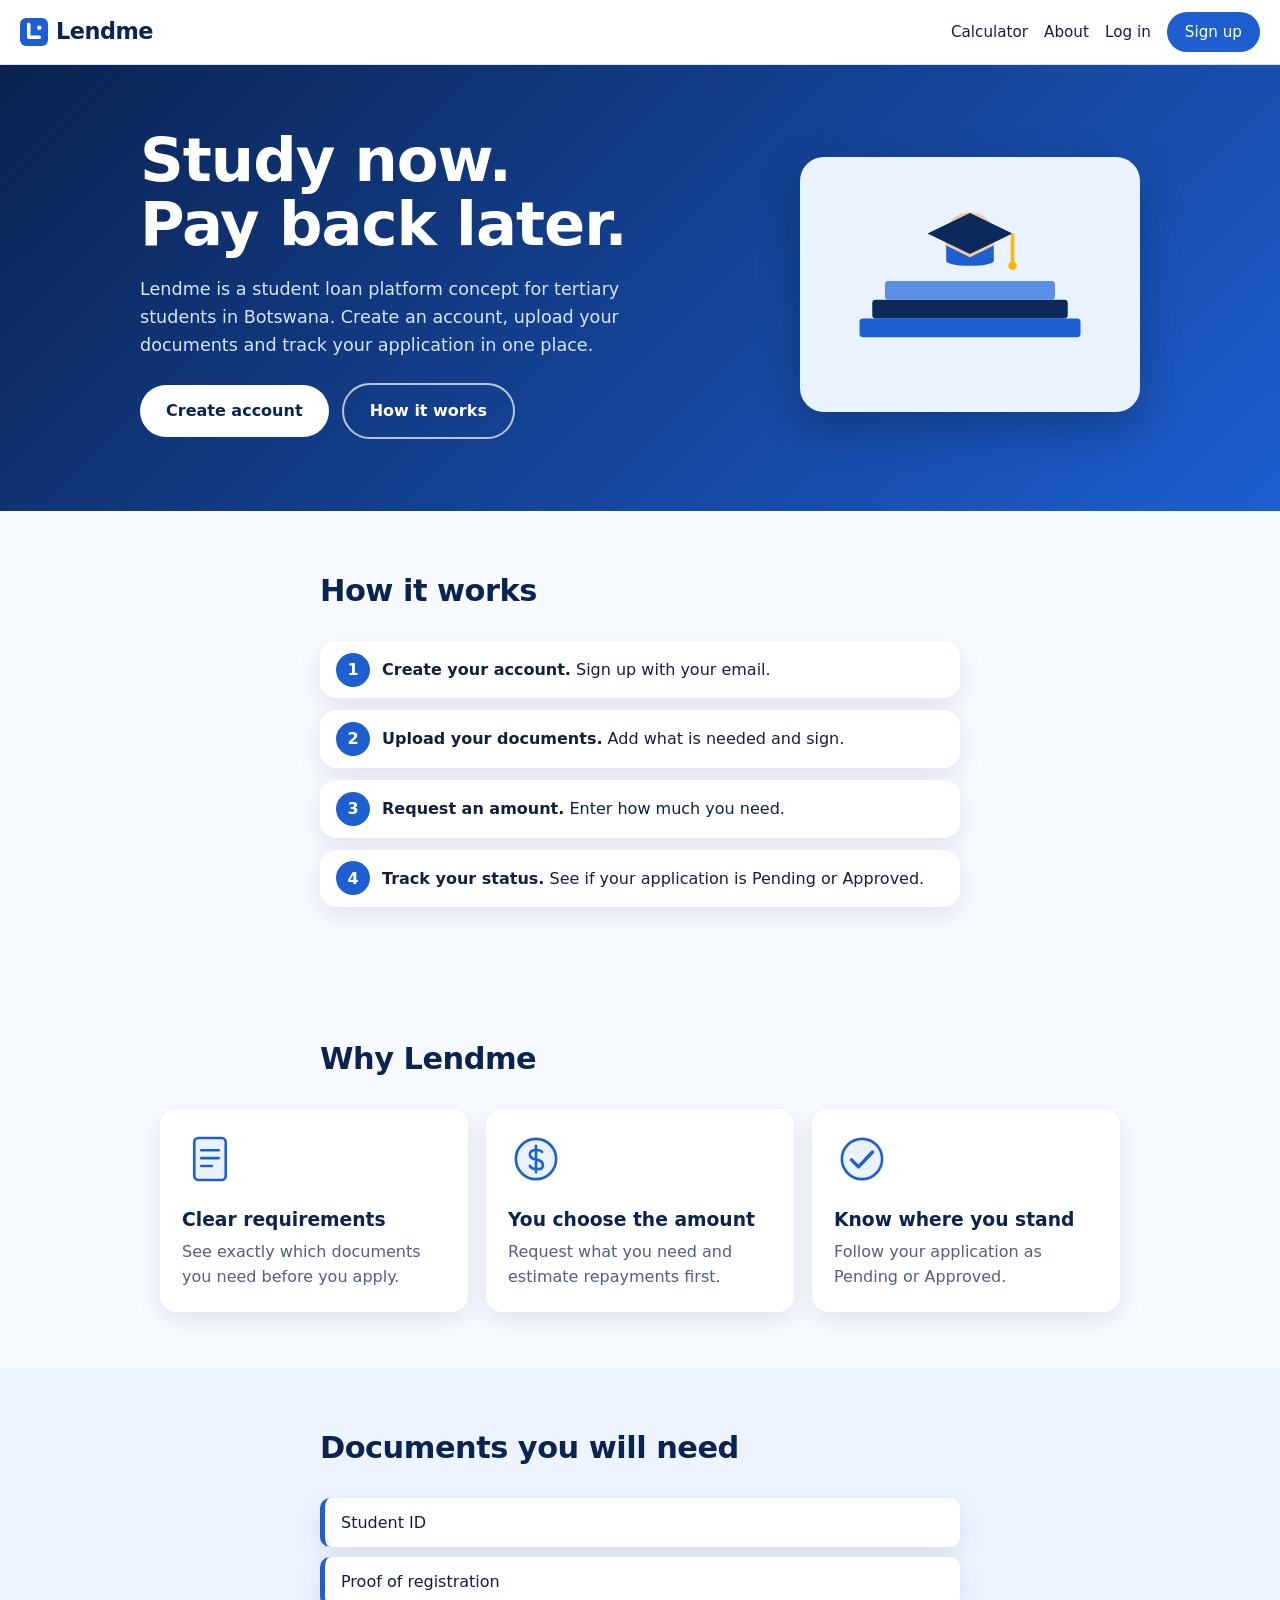
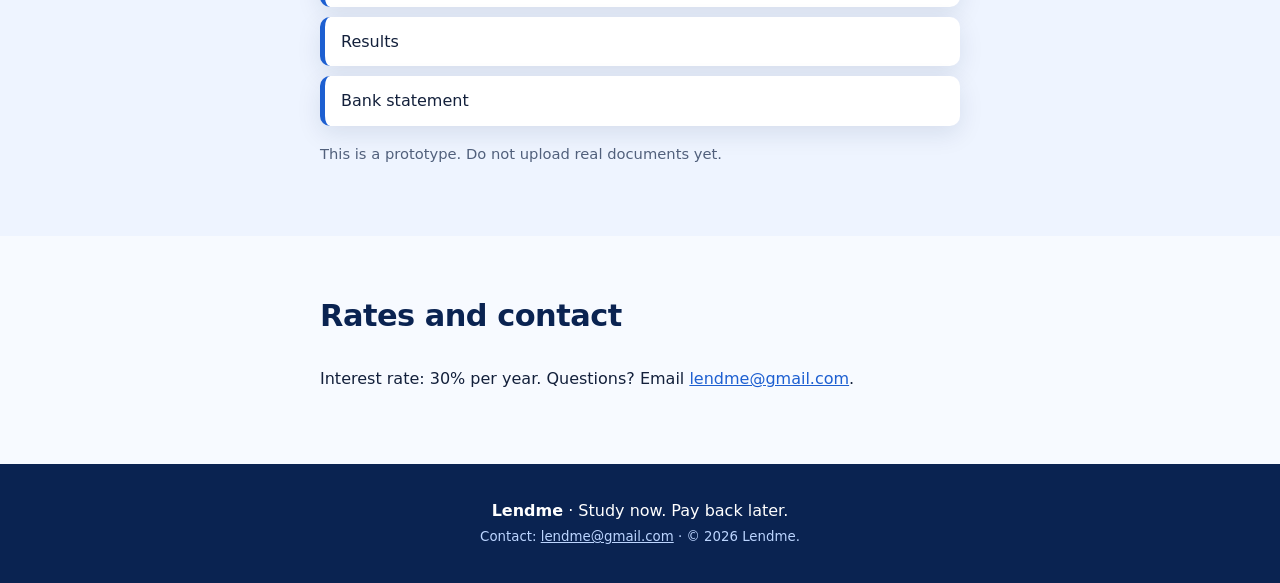
<file: index.html>
<!DOCTYPE html>
<html lang="en">
<head>
<meta charset="UTF-8">
<meta name="viewport" content="width=device-width, initial-scale=1.0">
<title>Lendme | Student loans for Botswana</title>
<link rel="stylesheet" href="style.css">
</head>
<body>

<header class="top">
  <a class="logo" href="index.html"><img src="logo.svg" alt="" width="28" height="28"> Lendme</a>
  <nav id="nav"></nav>
</header>

<main>
  <section class="hero" id="home"><div class="hero-grid"><div class="hero-text">
    <h1>Study now.<br>Pay back later.</h1>
    <p>Lendme is a student loan platform concept for tertiary students in Botswana. Create an account, upload your documents and track your application in one place.</p>
    <a class="btn" href="register.html">Create account</a>
    <a class="btn ghost" href="#how">How it works</a>
  </div><img class="hero-img" src="hero.svg" alt="Student with graduation cap and books"></div></section>

  <section class="block" id="how">
    <h2>How it works</h2>
    <ol class="steps">
      <li><strong>Create your account.</strong> Sign up with your email.</li>
      <li><strong>Upload your documents.</strong> Add what is needed and sign.</li>
      <li><strong>Request an amount.</strong> Enter how much you need.</li>
      <li><strong>Track your status.</strong> See if your application is Pending or Approved.</li>
    </ol>
  </section>

  <section class="block" id="why">
    <h2>Why Lendme</h2>
    <div class="feats">
      <div><img src="icon-docs.svg" alt="" width="56" height="56"><h3>Clear requirements</h3><p>See exactly which documents you need before you apply.</p></div>
      <div><img src="icon-money.svg" alt="" width="56" height="56"><h3>You choose the amount</h3><p>Request what you need and estimate repayments first.</p></div>
      <div><img src="icon-status.svg" alt="" width="56" height="56"><h3>Know where you stand</h3><p>Follow your application as Pending or Approved.</p></div>
    </div>
  </section>

  <section class="block alt" id="documents">
    <h2>Documents you will need</h2>
    <ul class="docs">
      <li>Student ID</li>
      <li>Proof of registration</li>
      <li>Results</li>
      <li>Bank statement</li>
    </ul>
    <p class="note">This is a prototype. Do not upload real documents yet.</p>
  </section>

  <section class="block" id="contact">
    <h2>Rates and contact</h2>
    <p>Interest rate: 30% per year. Questions? Email <a href="mailto:lendme@gmail.com">lendme@gmail.com</a>.</p>
  </section>
</main>

<footer>
  <strong>Lendme</strong> &middot; Study now. Pay back later.<br>
  <small>Contact: <a href="mailto:lendme@gmail.com">lendme@gmail.com</a> &middot; &copy; 2026 Lendme.</small>
</footer>

<script src="config.js"></script>
<script src="script.js"></script>
</body>
</html>
</file>
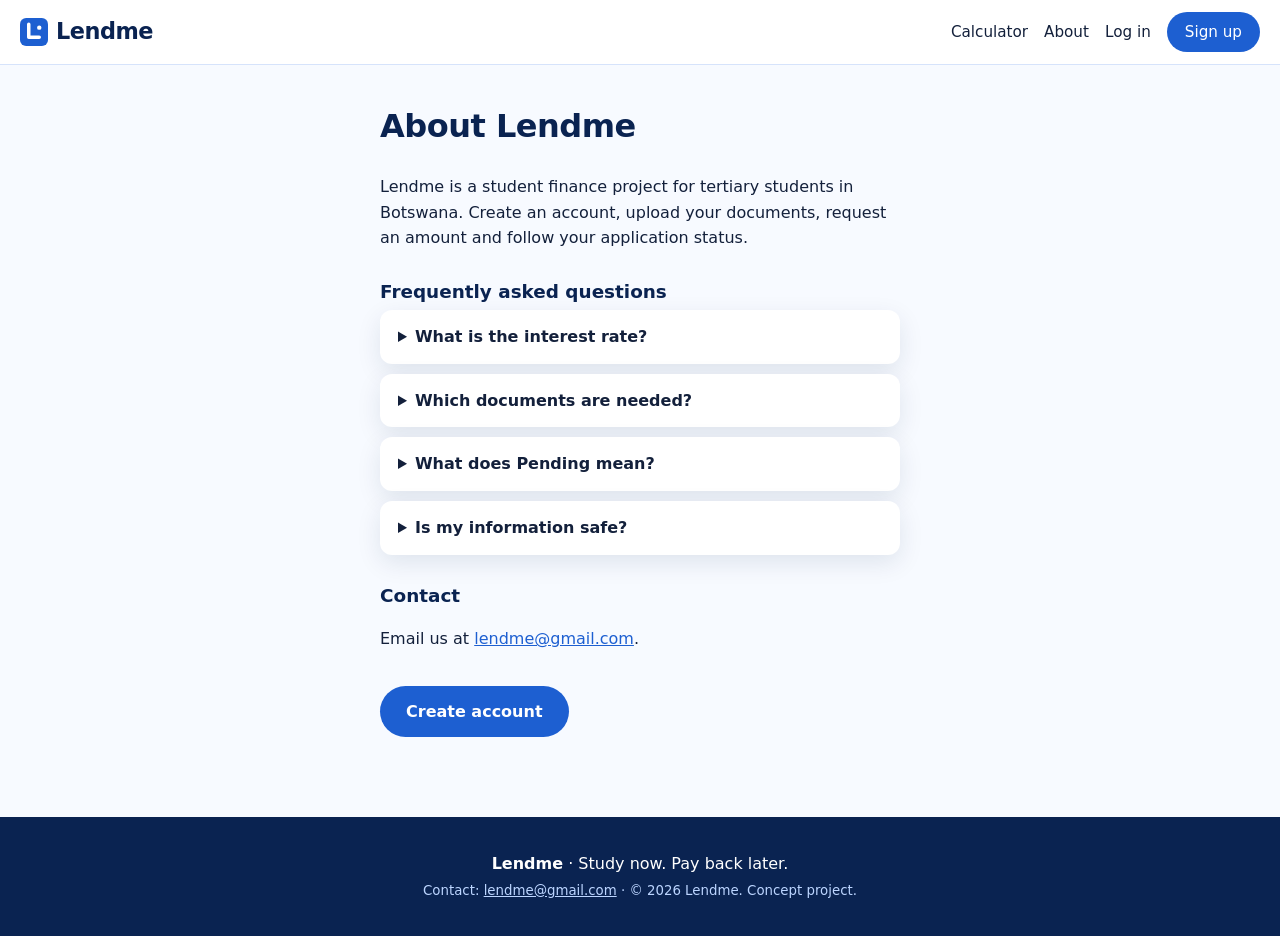
<file: about.html>
<!DOCTYPE html>
<html lang="en">
<head>
<meta charset="UTF-8">
<meta name="viewport" content="width=device-width, initial-scale=1.0">
<title>About and FAQ | Lendme</title>
<link rel="icon" href="logo.svg">
<link rel="stylesheet" href="style.css">
</head>
<body data-page="about">
<header class="top">
  <a class="logo" href="index.html"><img src="logo.svg" alt="" width="28" height="28"> Lendme</a>
  <nav id="nav"></nav>
</header>
<main class="narrow">
<h1>About Lendme</h1>
<p>Lendme is a student finance project for tertiary students in Botswana. Create an account, upload your documents, request an amount and follow your application status.</p>
<h2>Frequently asked questions</h2>
<details><summary>What is the interest rate?</summary><p>30% per year, calculated monthly on the remaining balance. Use the <a href="calculator.html">calculator</a> to estimate your payments.</p></details>
<details><summary>Which documents are needed?</summary><p>Student ID, proof of registration, results and a bank statement (PDF, JPG or PNG).</p></details>
<details><summary>What does Pending mean?</summary><p>Your application was submitted and has not been reviewed yet. Approved means it was accepted. Rejected means it was declined.</p></details>
<details><summary>Is my information safe?</summary><p>Passwords are stored hashed and documents are kept in private storage, visible only to Lendme staff.</p></details>
<h2>Contact</h2>
<p>Email us at <a href="mailto:lendme@gmail.com">lendme@gmail.com</a>.</p>
<p><a class="btn solid" href="register.html">Create account</a></p>
</main>
<footer><strong>Lendme</strong> &middot; Study now. Pay back later.<br><small>Contact: <a href="mailto:lendme@gmail.com">lendme@gmail.com</a> &middot; &copy; 2026 Lendme. Concept project.</small></footer>
<script src="config.js"></script>
<script src="script.js"></script>
</body>
</html>
</file>
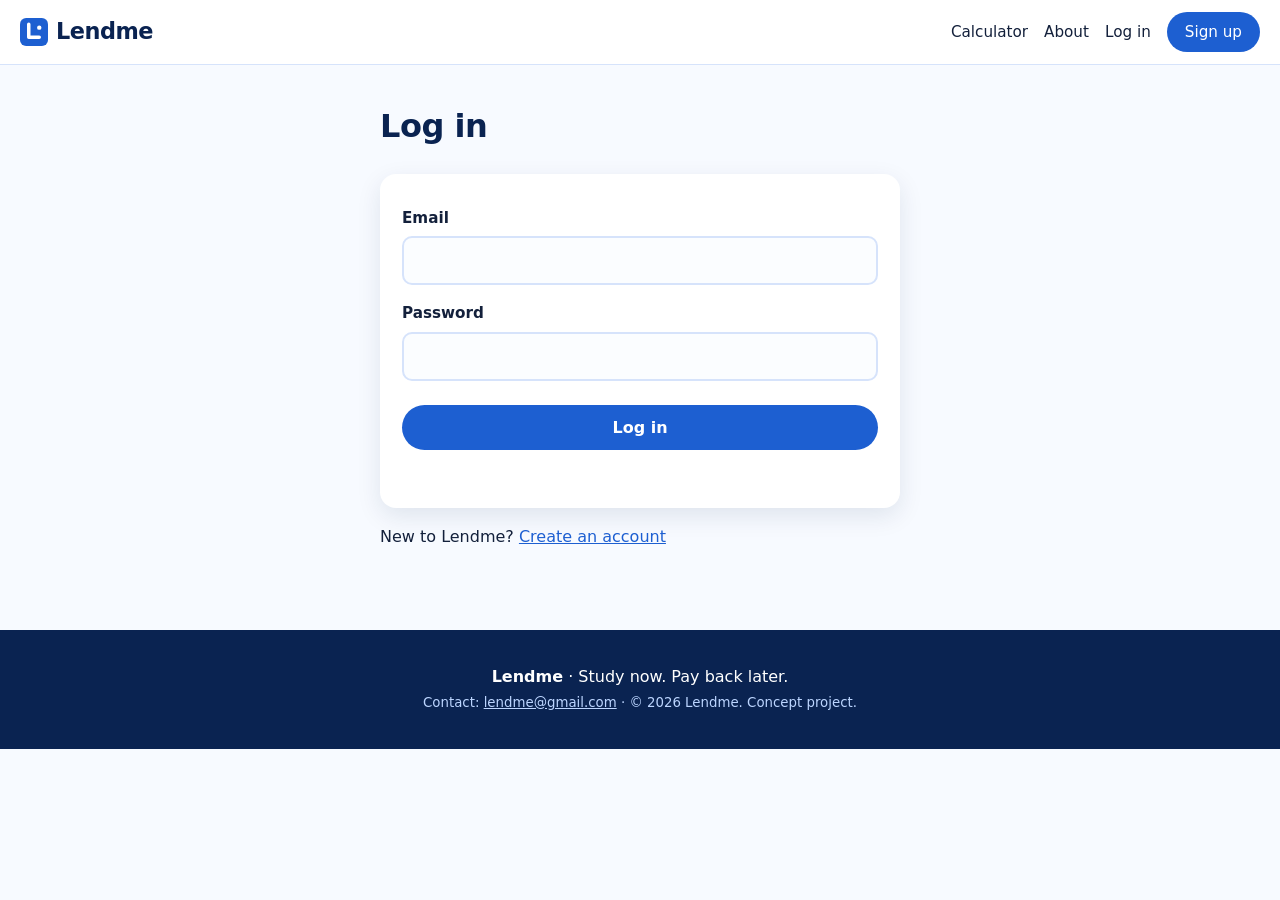
<file: admin.html>
<!DOCTYPE html>
<html lang="en">
<head>
<meta charset="UTF-8">
<meta name="viewport" content="width=device-width, initial-scale=1.0">
<title>Staff | Lendme</title>
<link rel="icon" href="logo.svg">
<link rel="stylesheet" href="style.css">
</head>
<body data-page="admin">
<header class="top">
  <a class="logo" href="index.html"><img src="logo.svg" alt="" width="28" height="28"> Lendme</a>
  <nav id="nav"></nav>
</header>
<main class="narrow">
<h1>Staff: applications</h1>
<p id="msg" class="msg" role="alert"></p>
<div id="list"></div>
</main>
<footer><strong>Lendme</strong> &middot; Study now. Pay back later.<br><small>Contact: <a href="mailto:lendme@gmail.com">lendme@gmail.com</a> &middot; &copy; 2026 Lendme. Concept project.</small></footer>
<script src="config.js"></script>
<script src="script.js"></script>
</body>
</html>
</file>
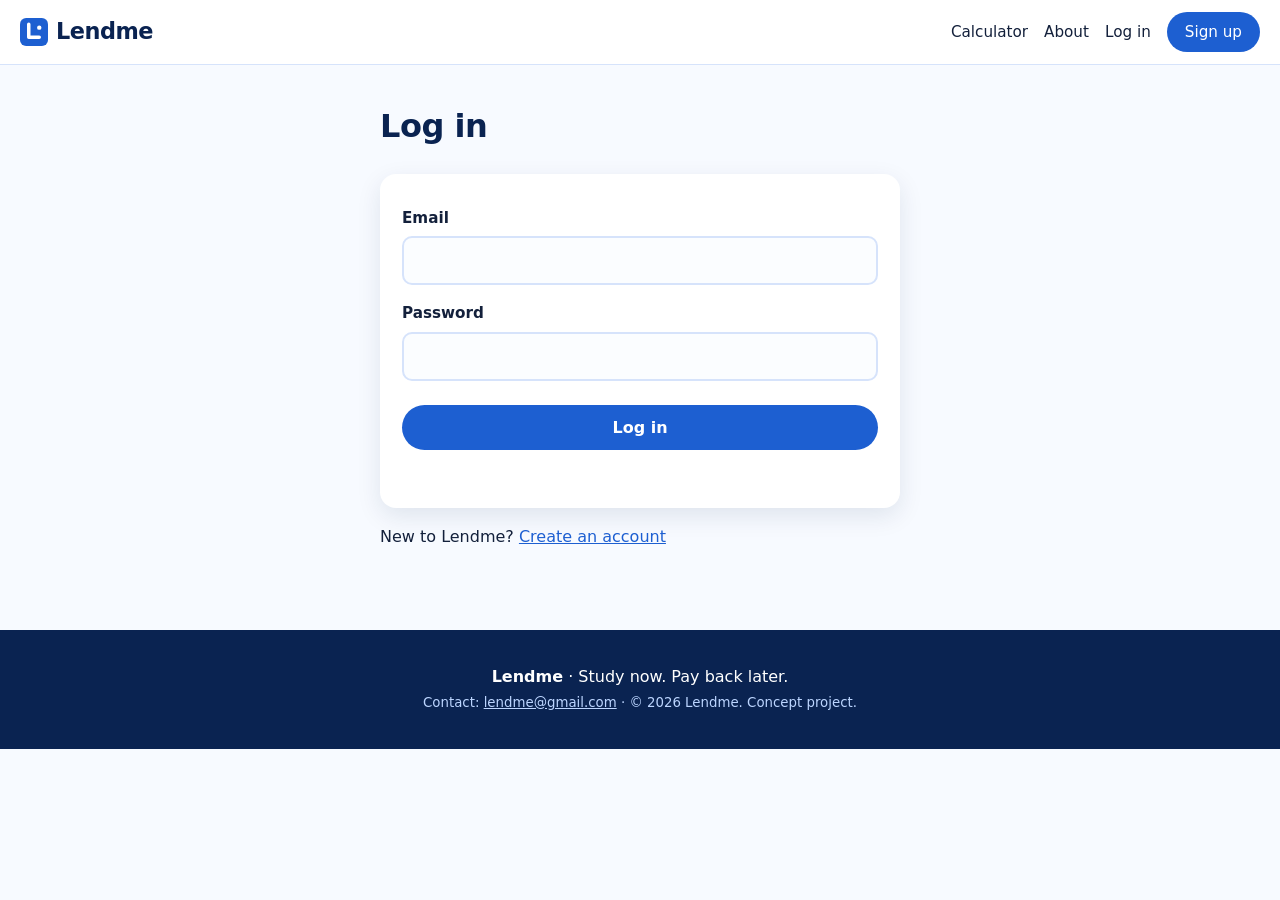
<file: apply.html>
<!DOCTYPE html>
<html lang="en">
<head>
<meta charset="UTF-8">
<meta name="viewport" content="width=device-width, initial-scale=1.0">
<title>Apply | Lendme</title>
<link rel="icon" href="logo.svg">
<link rel="stylesheet" href="style.css">
</head>
<body data-page="apply">
<header class="top">
  <a class="logo" href="index.html"><img src="logo.svg" alt="" width="28" height="28"> Lendme</a>
  <nav id="nav"></nav>
</header>
<main class="narrow">
<h1>Loan application</h1>
<p class="note">Upload PDF, JPG or PNG files, up to 5 MB each. Interest is 30% per year.</p>
<form id="applyForm" class="form">
  <h2>1. Documents</h2>
  <label for="d1">Student ID</label>
  <input id="d1" type="file" accept=".pdf,.jpg,.jpeg,.png" required>
  <label for="d2">Proof of registration</label>
  <input id="d2" type="file" accept=".pdf,.jpg,.jpeg,.png" required>
  <label for="d3">Results</label>
  <input id="d3" type="file" accept=".pdf,.jpg,.jpeg,.png" required>
  <label for="d4">Bank statement</label>
  <input id="d4" type="file" accept=".pdf,.jpg,.jpeg,.png" required>
  <h2>2. Amount</h2>
  <label for="amount">Amount requested (BWP, minimum 100)</label>
  <input id="amount" type="number" min="100" step="50" required>
  <h2>3. Sign</h2>
  <label for="sig">Type your full name exactly as on your account</label>
  <input id="sig" required>
  <label class="check"><input type="checkbox" required> I confirm the information is correct.</label>
  <button class="btn solid" type="submit">Submit application</button>
  <p id="msg" class="msg" role="alert"></p>
</form>
</main>
<footer><strong>Lendme</strong> &middot; Study now. Pay back later.<br><small>Contact: <a href="mailto:lendme@gmail.com">lendme@gmail.com</a> &middot; &copy; 2026 Lendme. Concept project.</small></footer>
<script src="config.js"></script>
<script src="script.js"></script>
</body>
</html>
</file>
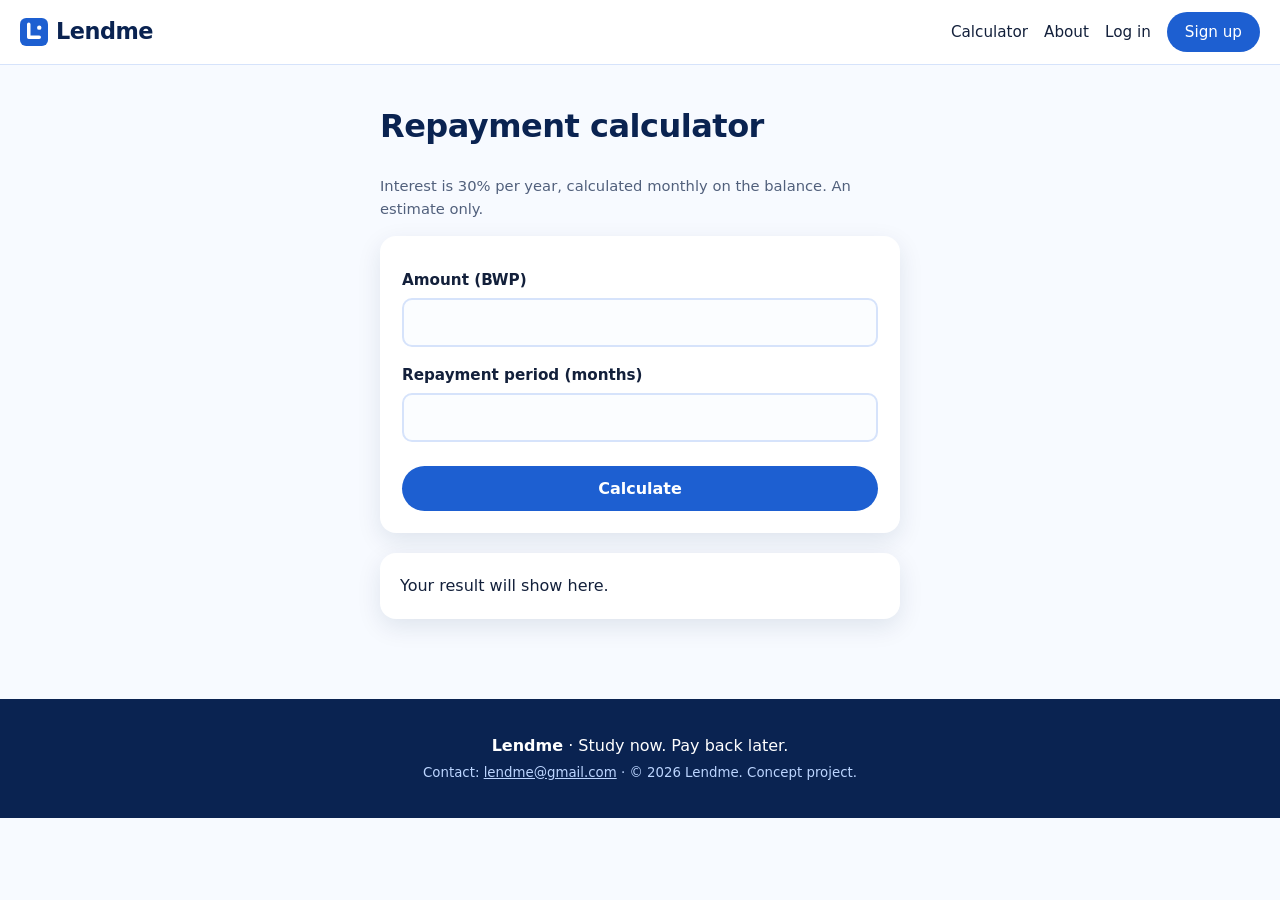
<file: calculator.html>
<!DOCTYPE html>
<html lang="en">
<head>
<meta charset="UTF-8">
<meta name="viewport" content="width=device-width, initial-scale=1.0">
<title>Repayment calculator | Lendme</title>
<link rel="icon" href="logo.svg">
<link rel="stylesheet" href="style.css">
</head>
<body data-page="calculator">
<header class="top">
  <a class="logo" href="index.html"><img src="logo.svg" alt="" width="28" height="28"> Lendme</a>
  <nav id="nav"></nav>
</header>
<main class="narrow">
<h1>Repayment calculator</h1>
<p class="note">Interest is 30% per year, calculated monthly on the balance. An estimate only.</p>
<form id="calcForm" class="form">
  <label for="cAmt">Amount (BWP)</label>
  <input id="cAmt" type="number" min="1" step="any" inputmode="decimal" required>
  <label for="cMonths">Repayment period (months)</label>
  <input id="cMonths" type="number" min="1" step="1" inputmode="numeric" required>
  <button class="btn solid" type="submit">Calculate</button>
</form>
<div class="card" id="cOut" aria-live="polite">Your result will show here.</div>
</main>
<footer><strong>Lendme</strong> &middot; Study now. Pay back later.<br><small>Contact: <a href="mailto:lendme@gmail.com">lendme@gmail.com</a> &middot; &copy; 2026 Lendme. Concept project.</small></footer>
<script src="config.js"></script>
<script src="script.js"></script>
</body>
</html>
</file>
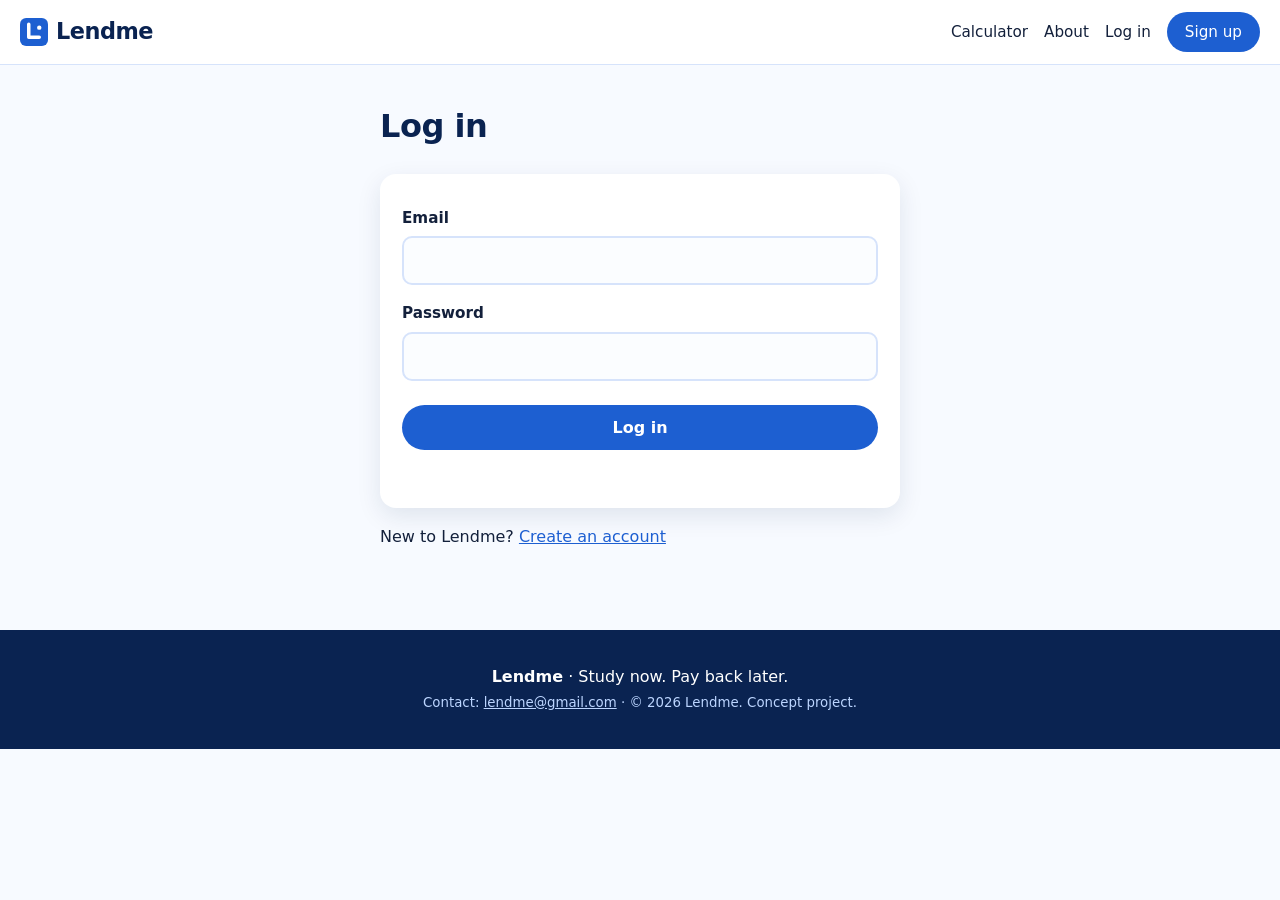
<file: dashboard.html>
<!DOCTYPE html>
<html lang="en">
<head>
<meta charset="UTF-8">
<meta name="viewport" content="width=device-width, initial-scale=1.0">
<title>Dashboard | Lendme</title>
<link rel="icon" href="logo.svg">
<link rel="stylesheet" href="style.css">
</head>
<body data-page="dashboard">
<header class="top">
  <a class="logo" href="index.html"><img src="logo.svg" alt="" width="28" height="28"> Lendme</a>
  <nav id="nav"></nav>
</header>
<main class="narrow">
<h1 id="hello">Your dashboard</h1>
<p id="msg" class="msg" role="alert"></p>
<div id="empty" class="card" hidden>
  <p>You have not applied yet.</p>
  <a class="btn solid" href="apply.html">Start application</a>
</div>
<div id="list"></div>
</main>
<footer><strong>Lendme</strong> &middot; Study now. Pay back later.<br><small>Contact: <a href="mailto:lendme@gmail.com">lendme@gmail.com</a> &middot; &copy; 2026 Lendme. Concept project.</small></footer>
<script src="config.js"></script>
<script src="script.js"></script>
</body>
</html>
</file>
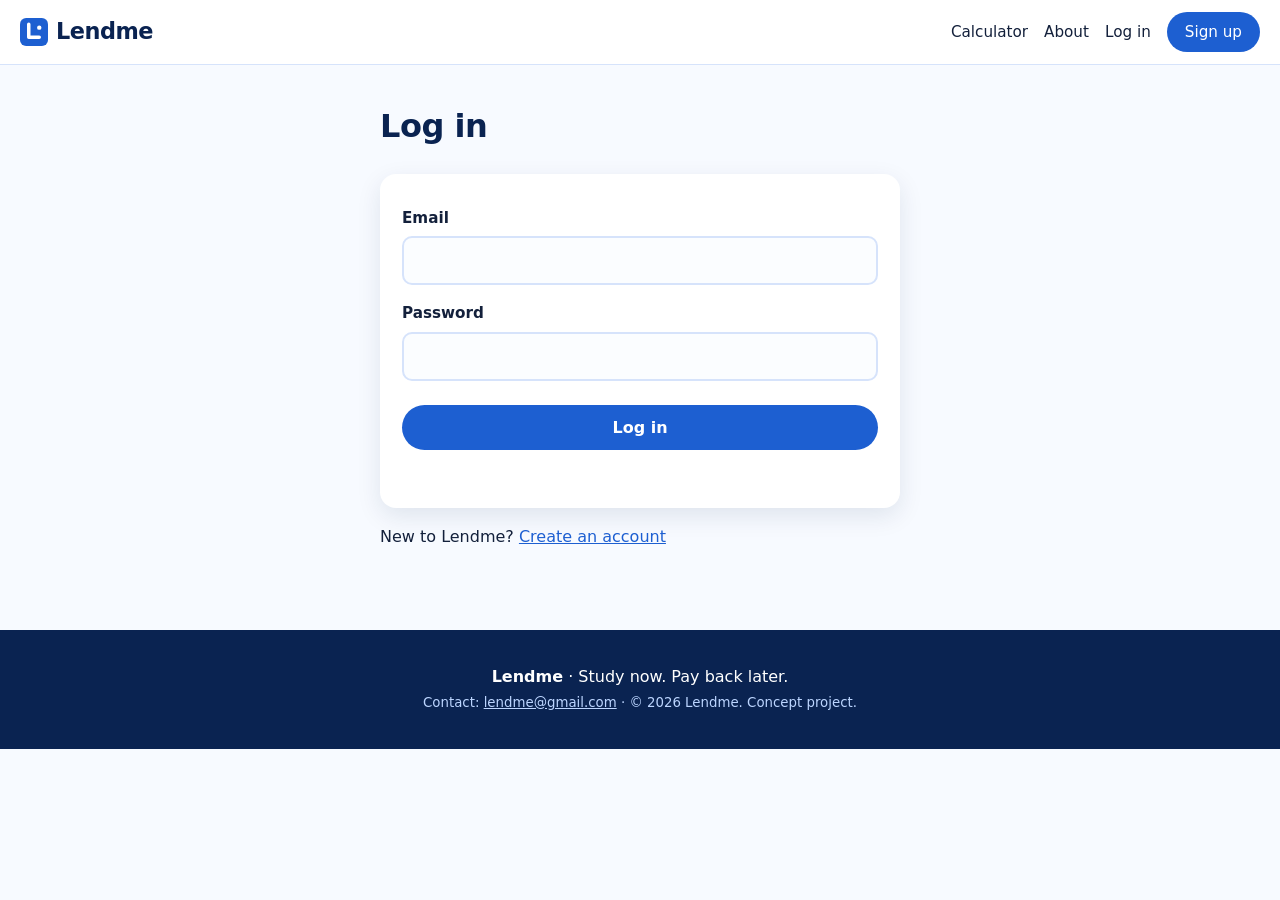
<file: login.html>
<!DOCTYPE html>
<html lang="en">
<head>
<meta charset="UTF-8">
<meta name="viewport" content="width=device-width, initial-scale=1.0">
<title>Log in | Lendme</title>
<link rel="icon" href="logo.svg">
<link rel="stylesheet" href="style.css">
</head>
<body data-page="login">
<header class="top">
  <a class="logo" href="index.html"><img src="logo.svg" alt="" width="28" height="28"> Lendme</a>
  <nav id="nav"></nav>
</header>
<main class="narrow">
<h1>Log in</h1>
<form id="loginForm" class="form">
  <label for="email">Email</label>
  <input id="email" type="email" required autocomplete="email">
  <label for="password">Password</label>
  <input id="password" type="password" required autocomplete="current-password">
  <button class="btn solid" type="submit">Log in</button>
  <p id="msg" class="msg" role="alert"></p>
</form>
<p>New to Lendme? <a href="register.html">Create an account</a></p>
</main>
<footer><strong>Lendme</strong> &middot; Study now. Pay back later.<br><small>Contact: <a href="mailto:lendme@gmail.com">lendme@gmail.com</a> &middot; &copy; 2026 Lendme. Concept project.</small></footer>
<script src="config.js"></script>
<script src="script.js"></script>
</body>
</html>
</file>
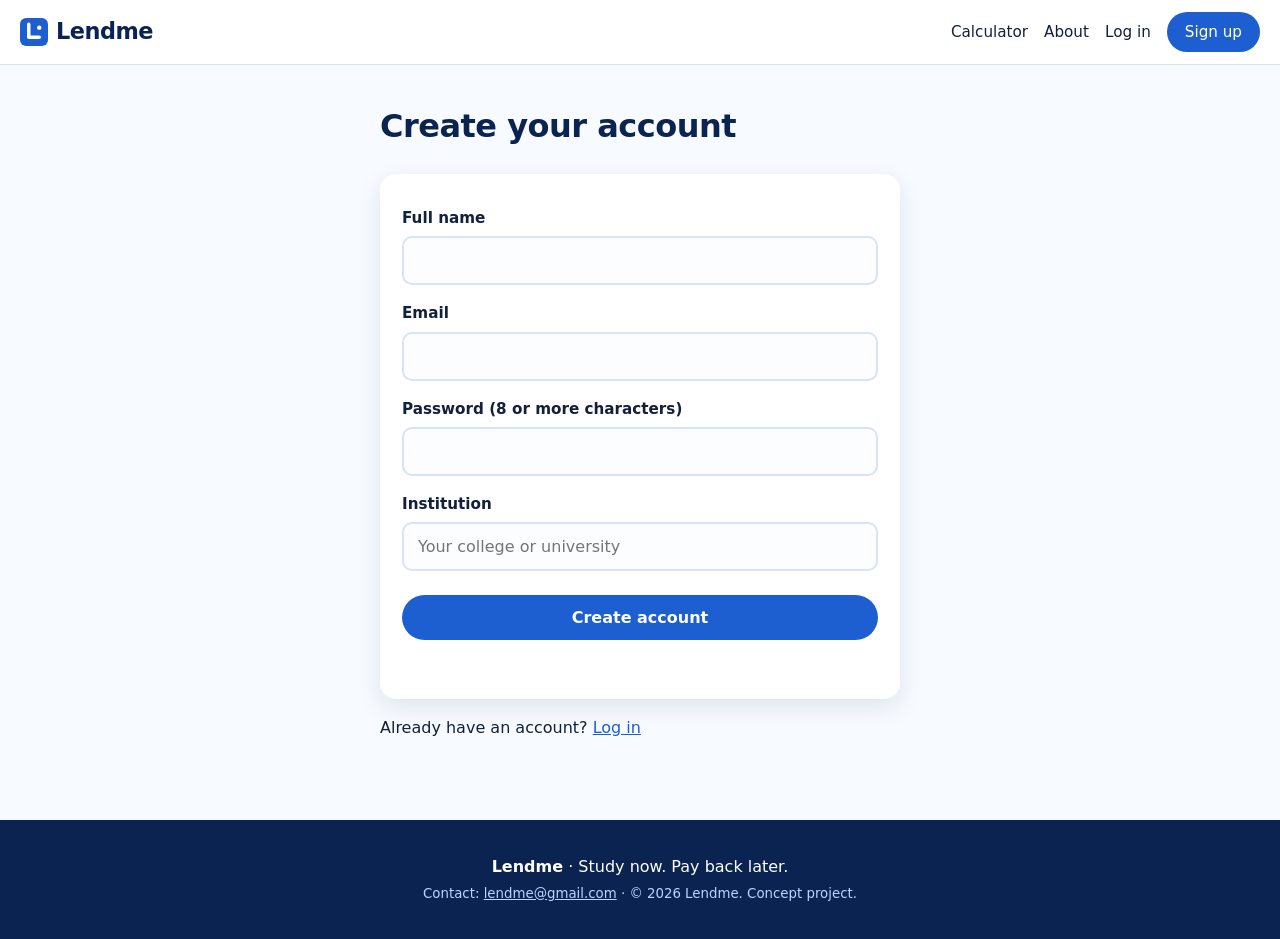
<file: register.html>
<!DOCTYPE html>
<html lang="en">
<head>
<meta charset="UTF-8">
<meta name="viewport" content="width=device-width, initial-scale=1.0">
<title>Create account | Lendme</title>
<link rel="icon" href="logo.svg">
<link rel="stylesheet" href="style.css">
</head>
<body data-page="register">
<header class="top">
  <a class="logo" href="index.html"><img src="logo.svg" alt="" width="28" height="28"> Lendme</a>
  <nav id="nav"></nav>
</header>
<main class="narrow">
<h1>Create your account</h1>
<form id="registerForm" class="form">
  <label for="name">Full name</label>
  <input id="name" required autocomplete="name">
  <label for="email">Email</label>
  <input id="email" type="email" required autocomplete="email">
  <label for="password">Password (8 or more characters)</label>
  <input id="password" type="password" minlength="8" required autocomplete="new-password">
  <label for="institution">Institution</label>
  <input id="institution" placeholder="Your college or university" required>
  <button class="btn solid" type="submit">Create account</button>
  <p id="msg" class="msg" role="alert"></p>
</form>
<p>Already have an account? <a href="login.html">Log in</a></p>
</main>
<footer><strong>Lendme</strong> &middot; Study now. Pay back later.<br><small>Contact: <a href="mailto:lendme@gmail.com">lendme@gmail.com</a> &middot; &copy; 2026 Lendme. Concept project.</small></footer>
<script src="config.js"></script>
<script src="script.js"></script>
</body>
</html>
</file>
<file: style.css>
:root{
  --navy:#0a2351;--blue:#1d5fd1;--blue-d:#154aa8;--sky:#eef4ff;--line:#d6e3fb;
  --ink:#13203b;--muted:#51607c;--white:#fff;--ok:#0f7a3a;--bad:#b3261e;
  --shadow:0 8px 24px rgba(10,35,81,.10);--r:16px;
}
*{box-sizing:border-box}
html{scroll-behavior:smooth}
body{margin:0;font-family:system-ui,-apple-system,"Segoe UI",Roboto,Arial,sans-serif;color:var(--ink);line-height:1.6;background:#f7faff;font-size:16px}
a{color:var(--blue)}
img{max-width:100%}
:focus-visible{outline:3px solid #ffb703;outline-offset:2px}

/* header */
.top{display:flex;justify-content:space-between;align-items:center;flex-wrap:wrap;gap:10px;padding:12px 20px;background:rgba(255,255,255,.95);backdrop-filter:blur(8px);border-bottom:1px solid var(--line);position:sticky;top:0;z-index:10}
.logo{display:inline-flex;align-items:center;gap:8px;font-size:1.4rem;font-weight:800;color:var(--navy);text-decoration:none;letter-spacing:-.5px}
.top nav{display:flex;flex-wrap:wrap;gap:6px 16px;align-items:center;font-size:.95rem}
.top nav a{text-decoration:none;color:var(--ink);font-weight:500}
.top nav a:hover{color:var(--blue)}
.pill{background:var(--blue);color:var(--white)!important;padding:8px 18px;border-radius:999px}
.pill:hover{background:var(--blue-d)}

/* buttons */
.btn{display:inline-block;padding:13px 26px;border-radius:999px;font-weight:700;font-size:1rem;text-decoration:none;border:0;cursor:pointer;background:var(--white);color:var(--navy);font-family:inherit;transition:transform .1s,background .2s}
.btn:hover{transform:translateY(-1px);background:var(--sky)}
.btn.ghost{background:transparent;color:var(--white);border:2px solid rgba(255,255,255,.7);margin-left:8px}
.btn.ghost:hover{background:rgba(255,255,255,.12)}
.btn.solid{background:var(--blue);color:var(--white);margin-top:18px;width:100%}
.btn.solid:hover{background:var(--blue-d)}
.btn.small{padding:8px 16px;font-size:.9rem;background:var(--blue);color:var(--white);margin:0}
.btn.small:hover{background:var(--blue-d)}
a.btn.solid{width:auto;text-align:center}

/* hero */
.hero{background:linear-gradient(135deg,#0a2351 0%,#1d5fd1 100%);color:var(--white);padding:64px 20px 72px}
.hero-grid{display:grid;gap:32px;align-items:center;max-width:1000px;margin:0 auto}
.hero-text{max-width:560px}
.hero h1{font-size:clamp(2.3rem,8vw,3.8rem);line-height:1.05;margin:0 0 18px;letter-spacing:-1px}
.hero p{color:#d6e5ff;font-size:1.1rem;margin:0 0 24px}
.hero-img{width:100%;max-width:340px;justify-self:center;border-radius:24px;box-shadow:0 16px 40px rgba(0,0,0,.25)}
@media(min-width:760px){.hero-grid{grid-template-columns:1.2fr 1fr}.hero-img{justify-self:end}}

/* sections */
.block{padding:56px 20px}
.block.alt{background:var(--sky)}
.block>*{max-width:640px;margin-left:auto;margin-right:auto}
.block h2{font-size:1.9rem;color:var(--navy);margin-top:0;letter-spacing:-.5px}
.steps{padding-left:0;list-style:none;counter-reset:s;display:grid;gap:12px}
.steps li{counter-increment:s;background:var(--white);border-radius:var(--r);padding:16px 18px 16px 62px;position:relative;box-shadow:var(--shadow)}
.steps li::before{content:counter(s);position:absolute;left:16px;top:50%;transform:translateY(-50%);width:34px;height:34px;border-radius:50%;background:var(--blue);color:var(--white);display:grid;place-items:center;font-weight:700}
.docs{list-style:none;padding:0;display:grid;gap:10px}
.docs li{background:var(--white);border-left:5px solid var(--blue);padding:12px 16px;border-radius:10px;box-shadow:var(--shadow)}
.feats{display:grid;gap:18px}
.feats>div{background:var(--white);border-radius:var(--r);padding:22px;box-shadow:var(--shadow);max-width:none}
.feats h3{margin:10px 0 4px;color:var(--navy)}
.feats p{margin:0;color:var(--muted)}
@media(min-width:760px){.block>.feats{max-width:960px;grid-template-columns:repeat(3,1fr)}}
.note{color:var(--muted);font-size:.92rem}

/* app pages */
.narrow{max-width:560px;margin:0 auto;padding:36px 20px 64px}
.narrow h1{color:var(--navy);letter-spacing:-.5px;margin-top:0}
.narrow h2{color:var(--navy);font-size:1.15rem;margin:26px 0 4px}
.form{background:var(--white);border-radius:var(--r);padding:22px;box-shadow:var(--shadow);display:grid;gap:6px}
.form label{font-weight:600;margin-top:10px;font-size:.95rem}
.form input{padding:13px 14px;border:2px solid var(--line);border-radius:10px;font-size:1rem;width:100%;font-family:inherit;background:#fbfdff}
.form input:focus{border-color:var(--blue);outline:none}
.form input[type=file]{padding:10px;background:var(--sky)}
.form .check{display:flex;gap:10px;align-items:center;font-weight:400}
.form .check input{width:auto}
.msg{color:var(--bad);min-height:1.4em;margin:8px 0 0;font-weight:500}
.msg.ok{color:var(--ok)}
.card{background:var(--white);border-radius:var(--r);padding:20px;box-shadow:var(--shadow);margin-bottom:16px}
.badge{display:inline-block;padding:5px 16px;border-radius:999px;font-weight:700;font-size:.9rem}
.badge.pending{background:#fff0c2;color:#6b4e00}
.badge.approved{background:#c9f2d6;color:#0b4a1f}
.badge.rejected{background:#fcd5d2;color:#7a1510}
dl{display:grid;grid-template-columns:auto 1fr;gap:6px 16px;margin:14px 0 0}
dt{font-weight:700}dd{margin:0;word-break:break-word}
.row{display:flex;gap:8px;flex-wrap:wrap;margin-top:12px}
button.link{background:none;border:0;padding:0;color:var(--blue);text-decoration:underline;cursor:pointer;font-size:inherit;font-family:inherit}
details{background:var(--white);border-radius:12px;padding:14px 18px;margin-bottom:10px;box-shadow:var(--shadow)}
summary{font-weight:700;cursor:pointer}
details p{margin:10px 0 0;color:var(--muted)}
#cOut{margin-top:20px}
#cOut p{margin:4px 0;font-weight:600}

footer{background:var(--navy);color:var(--white);text-align:center;padding:34px 20px}
footer a{color:#bcd5ff}
footer small{color:#bcd5ff}
</file>
